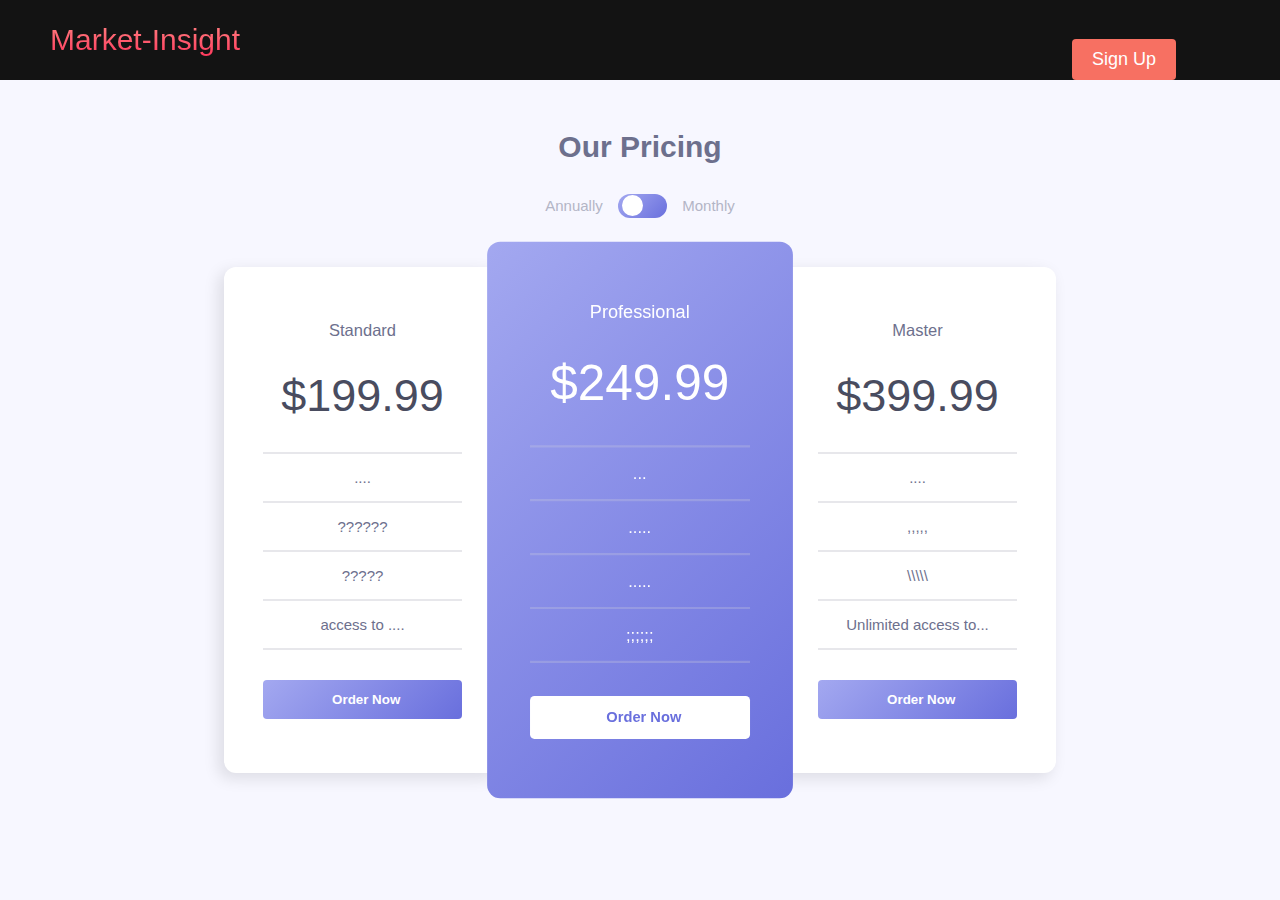
<file: finance app/pricing.html>
<!DOCTYPE html>
<html lang="en">
<head>
    <meta charset="UTF-8">
    <meta name="viewport" content="width=device-width, initial-scale=1.0">
    <title>Market-Insight</title>
    <link rel="icon" href="images/lk.png">
    <link rel="stylesheet" href="pricing.css">
    <link rel="stylesheet" href="style.css">
</head>
<body>
    <nav class="navbar">
        <div class="navbar__container">
          <a href="/" id="navbar__logo">Market-Insight</a>
          
          <ul class="navbar__menu">
           
            <li class="navbar__btn">
                <a href="signin.html" class="button">
                    Sign Up
                </a>
            </li>
          </ul>
        </div>
    </nav>
    <header>
    <h1>Our Pricing</h1>
    <div class="toggle">
      <label>Annually </label>
      <div class="toggle-btn">
        <input type="checkbox" class="checkbox" id="checkbox" />
        <label class="sub" id="sub" for="checkbox">
          <div class="circle"></div>
        </label>
      </div>
      <label> Monthly</label>
    </div>
  </header>
  <div class="cards">
    <div class="card shadow">
      <ul>
        <li class="pack">Standard</li>
        <li id="basic" class="price bottom-bar">&dollar;199.99</li>
        <li class="bottom-bar">....</li>
        <li class="bottom-bar">??????</li>
        <li class="bottom-bar">?????</li>
        <li class="bottom-bar">access to ....</li>
        <li><button class="btn"><i class="bi bi-bag"></i>&nbsp Order Now</button></li>
      </ul>
    </div>
    <div class="card active">
      <ul>
        <li class="pack">Professional</li>
        <li id="professional" class="price bottom-bar">&dollar;249.99</li>
        <li class="bottom-bar">...</li>
        <li class="bottom-bar">.....</li>
        <li class="bottom-bar">.....</li>
        <li class="bottom-bar">;;;;;;</li>
        <li><button class="btn active-btn"><i class="bi bi-bag"></i>&nbsp Order Now</button></li>
      </ul>
    </div>
    <div class="card shadow">
      <ul>
        <li class="pack">Master</li>
        <li id="master" class="price bottom-bar">&dollar;399.99</li>
        <li class="bottom-bar">....</li>
        <li class="bottom-bar">,,,,,</li>
        <li class="bottom-bar">\\\\\</li>
        <li class="bottom-bar">Unlimited access to...</li>
        <li><button class="btn"><i class="bi bi-bag"></i>&nbsp Order Now</button></li>
      </ul>
    </div>
  </div>
  <div class="loader"></div>
    <script src="pricing.js"></script>
    <script src="app.js"></script>
</body>
</file>
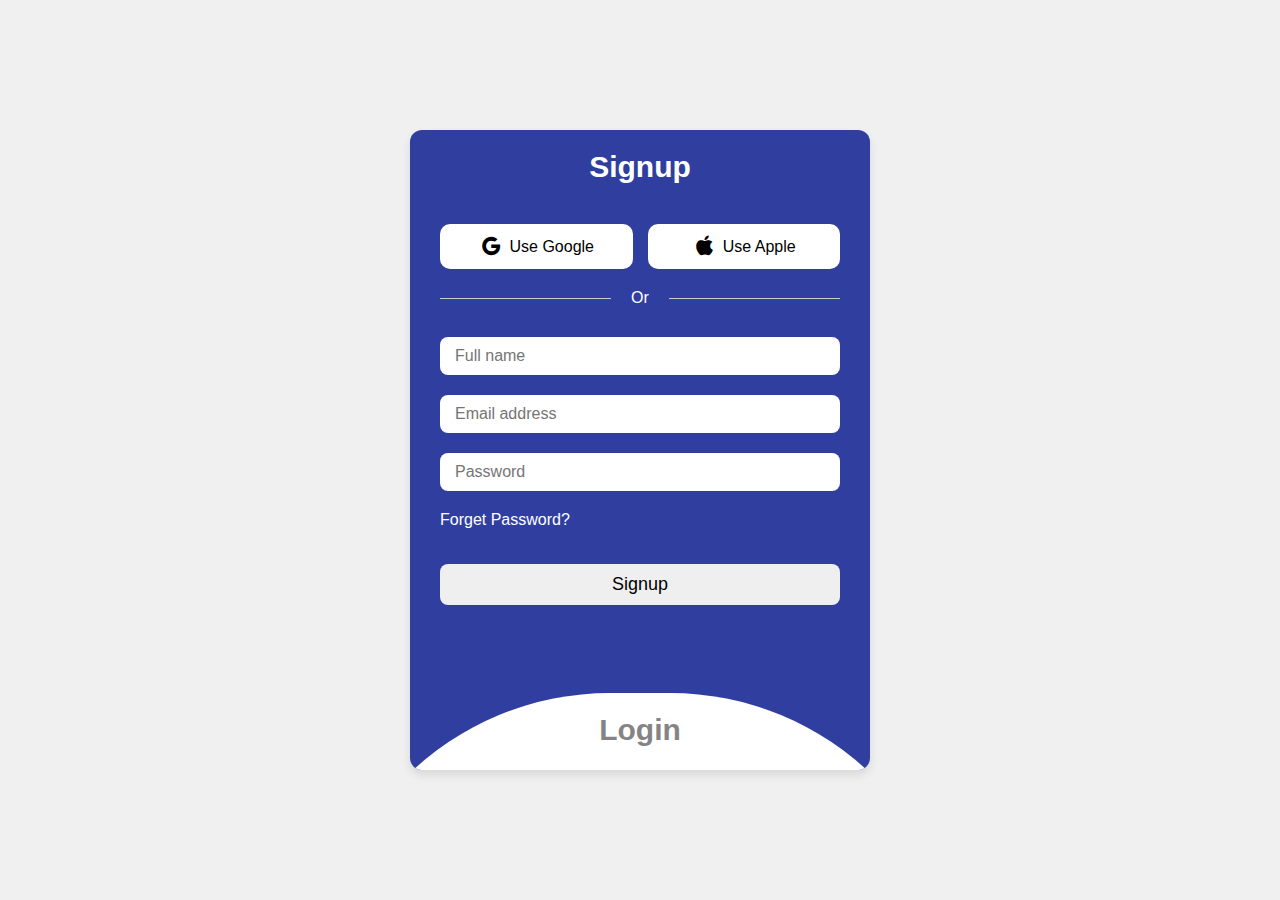
<file: finance app/signin.html>
<!DOCTYPE html>
<html lang="en">

<head>
    <meta charset="UTF-8">
    <meta name="viewport" content="width=device-width, initial-scale=1.0">
    <link href='https://unpkg.com/boxicons@2.1.4/css/boxicons.min.css' rel='stylesheet'>
    <link rel="stylesheet" href="register.css">
    <link rel="stylesheet" href="style.css">
    <title>Market-Insight</title>
    <link rel="icon" href="images/lk.png">
</head>

<body>
    

    <div class="container">
        <div class="signup-section">
            <header>Signup</header>

            <div class="social-buttons">
                <button><i class='bx bxl-google'></i> Use Google</button>
                <button><i class='bx bxl-apple'></i> Use Apple</button>
            </div>

            <div class="separator">
                <div class="line"></div>
                <p>Or</p>
                <div class="line"></div>
            </div>

            <form>
                <input type="text" placeholder="Full name" required>
                <input type="email" placeholder="Email address" required>
                <input type="password" placeholder="Password" required>
                <a href="#">Forget Password?</a>
                <button type="submit" class="btn">Signup</button>
            </form>

        </div>

        <div class="login-section">
            <header>Login</header>

            <div class="social-buttons">
                <button><i class='bx bxl-google'></i> Use Google</button>
                <button><i class='bx bxl-apple'></i> Use Apple</button>
            </div>

            <div class="separator">
                <div class="line"></div>
                <p>Or</p>
                <div class="line"></div>
            </div>

            <form>
                <input type="email" placeholder="Email address" required>
                <input type="password" placeholder="Password" required>
                <a href="#">Forget Password?</a>
                <a href="index.html">Home</a>

                <button type="submit" class="btn">Login</button>
            </form>

        </div>

    </div>
    <div class="loader"></div>
    <script src="signin.js"></script>
    <script src="app.js"></script>
</body>

</html>
</file>
<file: finance app/pricing.css>
* {
    box-sizing: border-box;
    margin: 0;
    padding: 0;
  }
  html {
    font-size: 15px;
  }
  body {
    background: #f7f7ff;
    font-family: "Montserrat", sans-serif;
    width: 80%;
    max-width: 1440px;
    margin: 0 auto;
    display: flex;
    flex-direction: column;
    align-items: center;
    overflow-x: hidden;
  }
  .navbar {
    background: #131313;
    height: 80px;
    width: 125%;
    display: flex;
    justify-content: center;
    align-items: center;
    font-size: 1.2rem;
    position: sticky;
    top: 0;
    z-index: 999;
}
  header {
    color: hsl(233, 13%, 49%);
    margin: 3.3rem 0;
    display: flex;
    flex-direction: column;
    justify-content: center;
    align-items: center;
  }
  .toggle {
    margin-top: 2rem;
    color: hsl(234, 14%, 74%);
    display: flex;
    align-items: center;
  }
  .toggle-btn {
    margin: 0 1rem;
  }
  .checkbox {
    display: none;
  }
  
  .sub {
    background: linear-gradient(
      135deg,
      rgba(163, 168, 240, 1) 0%,
      rgba(105, 111, 221, 1) 100%
    );
    display: flex;
    justify-content: flex-start;
    align-items: center;
     height: 25px;
    width: 50px; 
    height: 1.6rem;
    width: 3.3rem;
    border-radius: 1.6rem;
    padding: 0.3rem;
  }
  .circle {
    background-color: #fff;
    height: 1.4rem;
    width: 1.4rem;
    border-radius: 50%;
  }
  .checkbox:checked + .sub {
    justify-content: flex-end;
  }
  
  .cards {
    display: flex;
    justify-content: center;
    align-items: center;
    flex-wrap: wrap;
  }
  
  .card {
    background: #fff;
    color: hsl(233, 13%, 49%);
    border-radius: 0.8rem;
  }
  .card.active:hover{
    box-shadow: rgba(255, 188, 0, 0.8) 0px 0px 0px 3px;
  }
  
  .cards .card.active {
    background: linear-gradient(
      135deg,
      rgba(163, 168, 240, 1) 0%,
      rgba(105, 111, 221, 1) 100%
    );
    color: #fff;
    display: flex;
    align-items: center;
    transform: scale(1.1);
    z-index: 1;
  }
  ul {
    margin: 2.6rem;
    display: flex;
    flex-direction: column;
    align-items: center;
    justify-content: space-around;
  }
  ul li {
    list-style-type: none;
    display: flex;
    justify-content: center;
    width: 100%;
    padding: 1rem 0;
  }
  ul li.price {
    font-size: 3rem;
    color: hsl(232, 13%, 33%);
    padding-bottom: 2rem;
  }
  .shadow {
    box-shadow: -5px 5px 15px 1px rgba(0, 0, 0, 0.1);
  }
  
  .card.active .price {
    color: #fff;
  }
  
  .btn {
    margin-top: 1rem;
    height: 2.6rem;
    width: 13.3rem;
    display: flex;
    justify-content: center;
    align-items: center;
    border-radius: 4px;
    background: linear-gradient(
      135deg,
      rgba(163, 168, 240, 1) 0%,
      rgba(105, 111, 221, 1) 100%
    );
    color: #fff;
    outline: none;
    border: 0;
    font-weight: bold;
  }
  .btn:hover{
    cursor: pointer;
    color: #9499eb;
    background: white;
    border: 1px solid #9499eb;
  }
  .active-btn {
    background: #fff;
    color: hsl(237, 63%, 64%);
  }
  .active-btn:hover{
    background: #9499eb;
    color: white;
    border: 1px solid white;
    cursor: pointer;
  }
  .bottom-bar {
    border-bottom: 2px solid hsla(240, 8%, 85%, 0.582);
  }
  .card.active .bottom-bar {
    border-bottom: 2px solid hsla(240, 8%, 85%, 0.253);
  }
  .pack {
    font-size: 1.1rem;
  }
  
  @media (max-width: 280px) {
    ul {
      margin: 1rem;
    }
    h1 {
      font-size: 1.2rem;
    }
    .toggle {
      display: flex;
      flex-direction: column;
      justify-content: space-around;
      align-items: center;
      height: 80px;
    }
    .cards {
      margin: 0;
      display: flex;
      flex-direction: column;
    }
  
    .card {
      transform: scale(0.8);
      margin-bottom: 1rem;
    }
    .cards .card.active {
      transform: scale(0.8);
    }
  }
  
  @media (min-width: 280px) and (max-width: 320px) {
    ul {
      margin: 20px;
    }
    .cards {
      display: flex;
      flex-direction: column;
    }
    .card {
      margin-bottom: 1rem;
    }
    .cards .card.active {
      transform: scale(1);
    }
  }
  
  @media (min-width: 320px) and (max-width: 414px) {
    .cards {
      display: flex;
      flex-direction: column;
    }
    .card {
      margin-bottom: 1rem;
    }
    .cards .card.active {
      transform: scale(1);
    }
  }
  @media (min-width: 414px) and (max-width: 768px) {
    .card {
      margin-bottom: 1rem;
      margin-right: 1rem;
    }
    .cards .card.active {
      transform: scale(1);
    }
  }
  @media (min-width: 768px) and (max-width: 1046px) {
    .cards {
      display: flex;
    }
    .card {
      margin-bottom: 1rem;
      margin-right: 1rem;
    }
    .cards .card.active {
      transform: scale(1);
    }
  }
</file>
<file: finance app/style.css>
* {
    box-sizing: border-box;
    margin: 0;
    padding: 0;
    font-family: 'Kunmh Sans', sans-serif;
}

.navbar {
    background: #131313;
    height: 80px;
    display: flex;
    justify-content: center;
    align-items: center;
    font-size: 1.2rem;
    position: sticky;
    top: 0;
    z-index: 999;
}

.navbar__container {
    display: flex;
    justify-content: space-between;
    height: 80px;
    z-index: 1;
    width: 100%;
    max-width: 1300px;
    margin: 0 auto;
    padding: 0 50px;
}

#navbar__logo {
    background-color: #ff8177;
    background-image: linear-gradient(to top, #ff0844 0%, #ffb199 100%);
    background-size: 100%;
    -webkit-background-clip: text;
    -moz-background-clip: text;
    -webkit-text-fill-color: transparent;
    -moz-text-fill-color: transparent;
    display: flex;
    align-items: center;
    cursor: pointer;
    text-decoration: none;
    font-size: 2rem;
}

.fa-gem {
    margin-right: 0.5rem;
}

.navbar__menu {
    display: flex;
    align-items: center;
    list-style: none;
    text-align: center;
}

.navbar__item {
    height: 80px;
}

.navbar__links {
    color: #fff;
    display: flex;
    align-items: center;
    justify-content: center;
    text-decoration: none;
    padding: 0 1rem;
    height: 100%;
}

.navbar__btn {
    display: flex;
    justify-content: center;
    align-items: center;
    padding: 0 1rem;
    width: 100%;
}

.button {
    display: flex;
    justify-content: center;
    align-items: center;
    text-decoration: none;
    padding: 10px 20px;
    height: 100%;
    width: 100%;
    border: none;
    outline: none;
    border-radius: 4px;
    background: #f77062;
    color: #fff;
}

.button:hover {
    background: #4837ff;
    transition: all 0.3s ease;
}

.navbar__links:hover {
    color: #f77062;
    transition: all 0.3s ease;
}

@media screen and (max-width: 960px) {
    .navbar__container {
        display: flex;
        justify-content: space-between;
        height: 80px;
        z-index: 1;
        width: 100%;
        max-width: 1300px;
        padding: 0;
    }

    .navbar__menu {
        display: grid;
        grid-template-columns: auto;
        margin: 0;
        width: 100%;
        position: absolute;
        top: -1000px;
        opacity: 0;
        background: #131313;
        transition: all 0.5s ease;
        height: 50vh;
        z-index: -1;
    }

    .navbar__menu.active {
        background: #131313;
        top: 100%;
        opacity: 1;
        transition: all 0.5s ease;
        z-index: 99;
        height: 50vh;
        font-size: 1.6rem;
    }

    #navbar__logo {
        padding-left: 25px;
    }

    .navbar__toggle .bar {
        width: 25px;
        height: 3px;
        margin: 5px auto;
        transition: all 0.3s ease-in-out;
        background: #fff;
    }

    .navbar__item {
        width: 100%;
    }

    .navbar__links {
        text-align: center;
        padding: 2rem;
        width: 100%;
        display: table;
    }

    #mobile-menu {
        position: absolute;
        top: 20%;
        right: 5%;
        transform: translate(5%, 20%);
    }

    .navbar__btn {
        padding-bottom: 2rem;
    }

    .button {
        display: flex;
        justify-content: center;
        align-items: center;
        width: 80%;
        height: 80%;
        margin: 0;
    }

    .navbar__toggle .bar {
        display: block;
        cursor: pointer;
    }

    #mobile-menu.is-active .bar:nth-child(2) {
        opacity: 0;
    }

    #mobile-menu.is-active .bar:nth-child(1) {
        transform: translateY(8px) rotate(45deg);
    }

    #mobile-menu.is-active .bar:nth-child(3) {
        transform: translateY(-8px) rotate(-45deg);
    }
}


.loader{
    position: fixed;
    top: 0;
    left: 0;
    width: 100vw;
    height: 100vh;
    display: flex;
    justify-content: center;
    align-items: center;
    background-color: hsl(210, 33%, 98%);
    transition: opacity 0.75s, visibility 0.75s;
}

.loader-hidden{
    opacity: 0;
    visibility: hidden;
}

.loader::after{
    content: "";
    width: 75px;
    height: 75px;
    border: 15px solid #dddddddd;
    border-top-color: #7449f5;
    border-radius: 50%;
    animation: loading 0.75s ease infinite;
}

@keyframes loading {
    from{ 
        transform: rotate(0turn);
    }
    to{
        transform: rotate(1turn);
    }
}


/*hero section*/
.main {
    background-color: #141414;
}

.main__container {
    display: grid;
    grid-template-columns: 1fr 1fr;
    align-items: center;
    justify-self: center;
    margin: 0 auto;
    height: 90vh;
    background-color: #141414;
    z-index: 1;
    width: 100%;
    max-width: 1300px;
    padding: 0 50px;
}

.main__content h1 {
    font-size: 4rem;
    background-color: #ff8177;
    background-image: linear-gradient(to top, #ff0844 0%, #ffb199 100%);
    background-size: 100%;
    -webkit-background-clip: text;
    -moz-background-clip: text;
    -webkit-text-fill-color: transparent;
    -moz-text-fill-color: transparent;
}

.main__content h2 {
    font-size: 4rem;
    background-color: #ff8177;
    background-image: linear-gradient(to top, #b721ff 0%, #21d4fd 100%);
    background-size: 100%;
    -webkit-background-clip: text;
    -moz-background-clip: text;
    -webkit-text-fill-color: transparent;
    -moz-text-fill-color: transparent;
}

.main__content p {
    margin-top: 1rem;
    font-size: 2rem;
    font-weight: 700;
    color: #fff;
}


.main__btn {
    font-size: 1rem;
    background-image: linear-gradient(to top, #f77062 0%, #fe5196 100%);
    padding: 14px 32px;
    border: none;
    border-radius: 4px;
    color: #fff;
    margin-top: 2rem;
    cursor: pointer;
    position: relative;
    transition: all 0.35s;
    outline: none;
}

.main__btn a {
    position: relative;
    z-index: 2;
    color: #fff;
    text-decoration: none;
}

.main__btn:after {
    position: absolute;
    content: '';
    top: 0;
    left: 0;
    width: 0;
    height: 100%;
    background: #4837ff;
    transition: all 0.35s;
    border-radius: 4px;
}

.main__btn:hover {
    color: #fff;
}

.main__btn:hover:after {
    width: 100%;
}

.main__img--container {
    text-align: center;
}

#main__img {
    height: 80%;
    width: 80%;
}

/*mobile Responsive*/
@media screen and (max-width: 768px) {
    .main__container{
        display: grid;
        grid-template-columns: auto;
        align-items: center;
        justify-self: center;
        width: 100%;
        margin: 0 auto;
        height: 90vh;
    }

    .main__content {
        text-align: center;
        margin-bottom: 4rem;
    }

    .main__content h1 {
        font-size: 2.5rem;
        margin-top: 2rem;
    }

    .main__content h2 {
        font-size: 3rem;
    }

    .main__content p {
        margin-top: 1rem;
        font-size: 1.5rem;
    }
}

@media screen and (max-width: 480px) {
    .main__content h1 {
        font-size: 2rem;
        margin-top: 3rem;
    }

    .main__content h2 {
        font-size: 2rem;
    }

    .main__content p {
        margin-top: 2rem;
        font-size: 1.5rem;
    }

    .main__btn {
        padding: 12px;
        margin: 2.5rem 0;
    }
}


/*services section*/
.services {
    background: #141414;
    display: flex;
    flex-direction: column;
    align-items: center;
    height: 100vh;
}

.services h1 {
    background-color: #ff8177;
    background-image: linear-gradient(to right,#ff8177 0%, #ff867a 0%, #ff8c7f 21%, #f99185 52%, #cf556c 78%, #b12a5b 100%);
    background-size: 100%;
    margin-bottom: 5rem;
    font-size: 2.5rem;
    -webkit-background-clip: text;
    -moz-background-clip: text;
    -webkit-text-fill-color: transparent;
    -moz-text-fill-color: transparent;
}

.services__container {
    display: flex;
    justify-content: center;
    flex-wrap: wrap;
}

.services__card {
    margin: 1rem;
    height: 525px;
    width: 400px;
    border-radius: 4px;
    background-image: linear-gradient(to bottom, rgba(0,0,0,0) 0%, rgba(17, 17, 17, 0.6) 100%), url('images/istockphoto-1480239219-1024x1024.jpg');
    background-size: cover;
    position: relative;
    color: #fff;
}

.services__card:nth-child(2) {
    background-image: linear-gradient(to bottom, rgba(0,0,0,0) 0%, rgba(17, 17, 17, 0.6) 100%), url('images/image1.png');
} 

.services h2 {
    position: absolute;
    top: 350px;
    left: 30px;
}

.services p {
    position: absolute;
    top: 400px;
    left: 30px;
}

.services__card button{
    color: #fff;
    padding: 10px 20px;
    border: none;
    outline: none;
    border-radius: 4px;
    background: #f77062;
    position: absolute;
    top: 440px;
    left: 30px;
    font-size: 1rem;
    cursor: pointer;
}

.services__card:hover {
    transform: scale(1.075);
    transition: 0.2s ease-in;
    cursor: pointer;
}


@media screen and (max-width: 960px) {
    .services {
        height: 1600px;
    }

    .services h1 {
        font-size: 2rem;
        margin-top: 12rem;
    }
}

@media screen and (max-width: 480px) {
    .services {
        height: 1400px;
    }

    .services h1 {
        font-size: 1.2rem;
    }

    .services__card {
        width: 300px;
    }
}

/*footer*/
.footer__container {
    background-color: #141414;
    padding: 5rem 0;
    display: flex;
    flex-direction: column;
    justify-content: center;
    align-items: center;
  }
  
  #footer__logo {
    color: #fff;
    display: flex;
    align-items: center;
    cursor: pointer;
    text-decoration: none;
    font-size: 2rem;
  }
  
  .footer__links {
    width: 100%;
    max-width: 1000px;
    display: flex;
    justify-content: center;
  }
  
  .footer__link--wrapper {
    display: flex;
  }
  
  .footer__link--items {
    display: flex;
    flex-direction: column;
    align-items: flex-start;
    margin: 16px;
    text-align: left;
    width: 160px;
    box-sizing: border-box;
  }
  
  .footer__link--items h2 {
    margin-bottom: 16px;
  }
  
  .footer__link--items > h2 {
    color: #fff;
  }
  
  .footer__link--items a {
    color: #fff;
    text-decoration: none;
    margin-bottom: 0.5rem;
  }
  
  .footer__link--items a:hover {
    color: #e9e9e9;
    transition: 0.3s ease-out;
  }
  
  /* Social Icons */
  .social__icon--link {
    color: #fff;
    font-size: 24px;
  }
  
  .social__media {
    max-width: 1000px;
    width: 100%;
  }
  
  .social__media--wrap {
    display: flex;
    justify-content: space-between;
    align-items: center;
    width: 90%;
    max-width: 1000px;
    margin: 40px auto 0 auto;
  }
  
  .social__icons {
    display: flex;
    justify-content: space-between;
    align-items: center;
    width: 240px;
  }
  
  .social__logo {
    color: #fff;
    justify-self: start;
    margin-left: 20px;
    cursor: pointer;
    text-decoration: none;
    font-size: 2rem;
    display: flex;
    align-items: center;
    margin-bottom: 16px;
  }
  
  .website__rights {
    color: #fff;
  }
  
  @media screen and (max-width: 820px) {
    .footer__links {
      padding-top: 2rem;
    }
  
    #footer__logo {
      margin-bottom: 2rem;
    }
  
    .website__rights {
      margin-bottom: 2rem;
    }
  
    .footer__link--wrapper {
      flex-direction: column;
    }
  
    .social__media--wrap {
      flex-direction: column;
    }
  }
  
  @media screen and (max-width: 480px) {
    .footer__link--items {
      margin: 0;
      padding: 10px;
      width: 100%;
    }
  }
</file>
<file: finance app/register.css>
@import url('https://fonts.googleapis.com/css2?family=Poppins:wght@300;400;500;600;700;800&display=swap');

*{
    margin: 0;
    padding: 0;
    box-sizing: border-box;
    font-family: 'Poppins', sans-serif;
}

a{
    text-decoration: none;
}

body{
    height: 100vh;
    display: flex;
    align-items: center;
    justify-content: center;
    background: #f0f0f0;
}

.container{
    position: relative;
    width: 460px;
    height: 640px;
    border-radius: 12px;
    padding: 20px 30px 120px;
    background: #303f9f;
    box-shadow: 0 5px 10px rgba(0, 0, 0, 0.1);
    overflow: hidden;
}


.login-section{
    position: absolute;
    left: 50%;
    bottom: -88%;
    transform: translateX(-50%);
    width: calc(100% + 180px);
    padding: 20px 140px;
    background: #fff;
    border-radius: 290px;
    height: 100%;
    transition: all 0.6s ease;
}

.login-section header,
.signup-section header{
    font-size: 30px;
    text-align: center;
    color: #fff;
    font-weight: 600;
    cursor: pointer;
}

.login-section header{
    color: #333;
    opacity: 0.6;
}

.social-buttons{
    margin-top: 40px;
    display: flex;
    align-items: center;
    gap: 15px;
}

.social-buttons button{
    width: 100%;
    padding: 10px;
    background: #fff;
    border: none;
    border-radius: 10px;
    font-size: 16px;
    display: flex;
    align-items: center;
    justify-content: center;
    gap: 6px;
    cursor: pointer;
}

.login-section .social-buttons button{
    border: 1px solid #000;
}

.login-section .social-buttons button i,
.signup-section .social-buttons button i{
    font-size: 25px;
}

.separator{
    margin-top: 20px;
    display: flex;
    align-items: center;
    gap: 20px;
}

.separator .line{
    width: 100%;
    height: 1px;
    background: #ccc;
}

.separator p{
    color: #fff;
}

.login-section .separator p{
    color: #000;
}

.container form{
    display: flex;
    flex-direction: column;
    gap: 20px;
    margin-top: 30px;
}

form input{
    outline: none;
    border: none;
    padding: 10px 15px;
    font-size: 16px;
    color: #333;
    font-weight: 400;
    border-radius: 8px;
    background: #fff;
}

.login-section input{
    border: 1px solid #aaa;
}

form a{
    color: #333;
}

.signup-section form a{
    color: #fff;
}

form .btn{
    margin-top: 15px;
    border: none;
    padding: 10px 15px;
    border-radius: 8px;
    font-size: 18px;
    font-weight: 500;
    cursor: pointer;
}

.login-section .btn{
    background: #303f9f;
    color: #fff;
    border: none;
}

.container.active .login-section{
    bottom: -12%;
    border-radius: 220px;
    box-shadow: 0 -5px 10px rgba(0, 0, 0, 0.1);
}

.container.active .login-section header{
    opacity: 1;
}

.container.active .signup-section header{
    opacity: 0.6;
}
</file>
